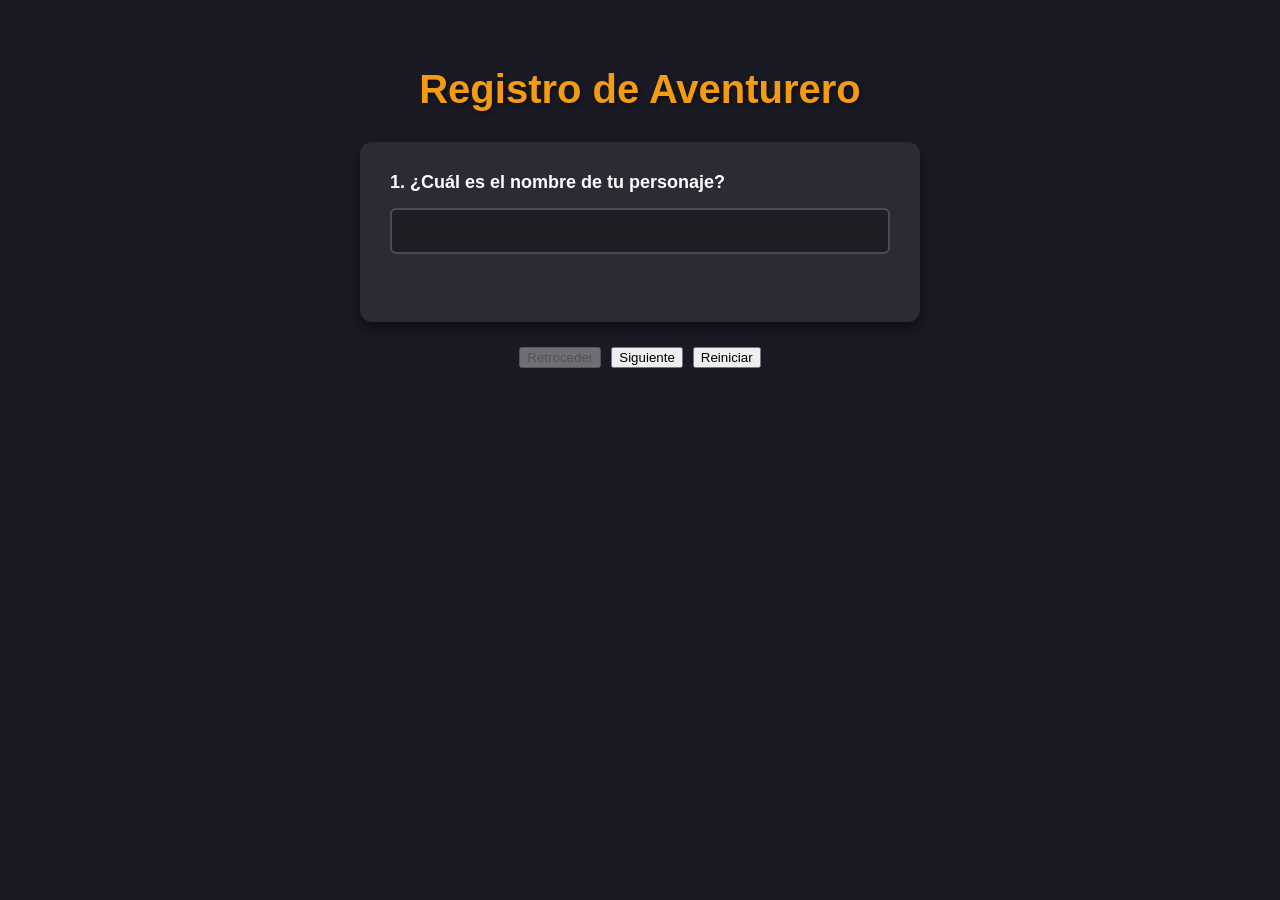
<file: TP10/index.html>
<!DOCTYPE html>
<html lang="es">
<head>
    <meta charset="UTF-8">
    <title>La Gran Alianza de Aventureros</title>
    <link rel="stylesheet" href="styles.css">
</head>
<body>

    <h1>Registro de Aventurero</h1>

    <div id="preguntas-container">
        <div id="q1" class="pregunta-box">
            <label>1. ¿Cuál es el nombre de tu personaje?</label>
            <input type="text" id="in1">
            <div id="err1" class="error-msg"></div>
        </div>

        <div id="q2" class="pregunta-box hidden">
            <label>2. ¿Cuál es tu raza?</label>
            <select id="in2">
                <option value="">Seleccione...</option>
                <option value="Humano">Humano</option>
                <option value="Elfo">Elfo</option>
                <option value="Enano">Enano</option>
                <option value="Orco">Orco</option>
            </select>
            <div id="err2" class="error-msg"></div>
        </div>

        <div id="q3" class="pregunta-box hidden">
            <label>3. ¿Cuál es tu clase?</label>
            <select id="in3">
                <option value="">Seleccione...</option>
                <option value="Guerrero">Guerrero</option>
                <option value="Mago">Mago</option>
                <option value="Arquero">Arquero</option>
                <option value="Sanador">Sanador</option>
            </select>
            <div id="err3" class="error-msg"></div>
        </div>

        <div id="q4" class="pregunta-box hidden">
            <label>4. ¿Cuál es el nombre de tu reino de origen?</label>
            <input type="text" id="in4">
            <div id="err4" class="error-msg"></div>
        </div>

        <div id="q5" class="pregunta-box hidden">
            <label>5. ¿Cuál es el nombre de tu arma principal?</label>
            <input type="text" id="in5">
            <div id="err5" class="error-msg"></div>
        </div>

        <div id="q6" class="pregunta-box hidden">
            <label>6. ¿Cuál es tu número de registro de aventurero?</label>
            <input type="text" id="in6">
            <div id="err6" class="error-msg"></div>
        </div>

        <div id="q7" class="pregunta-box hidden">
            <label>7. ¿Cuántos puntos de vida tenés?</label>
            <input type="text" id="in7">
            <div id="err7" class="error-msg"></div>
        </div>

        <div id="q8" class="pregunta-box hidden">
            <label>8. ¿Cuántas batallas ganaste?</label>
            <input type="text" id="in8">
            <div id="err8" class="error-msg"></div>
        </div>

        <div id="q9" class="pregunta-box hidden">
            <label>9. ¿Cuándo nació tu personaje?</label>
            <input type="date" id="in9">
            <div id="err9" class="error-msg"></div>
        </div>

        <div id="q10" class="pregunta-box hidden">
            <label>10. ¿Cuándo comenzaste tu aventura?</label>
            <input type="date" id="in10">
            <div id="err10" class="error-msg"></div>
        </div>
    </div>

    <div id="controles">
        <button id="btnRetroceder" onclick="retroceder()" disabled>Retroceder</button>
        <button id="btnSiguiente" onclick="siguiente()">Siguiente</button>
        <button id="btnReiniciar" onclick="reiniciar()">Reiniciar</button>
    </div>

    <div id="mensaje-exito" class="hidden exito"></div>

    <script src="script.js"></script>
</body>
</html>
</file>
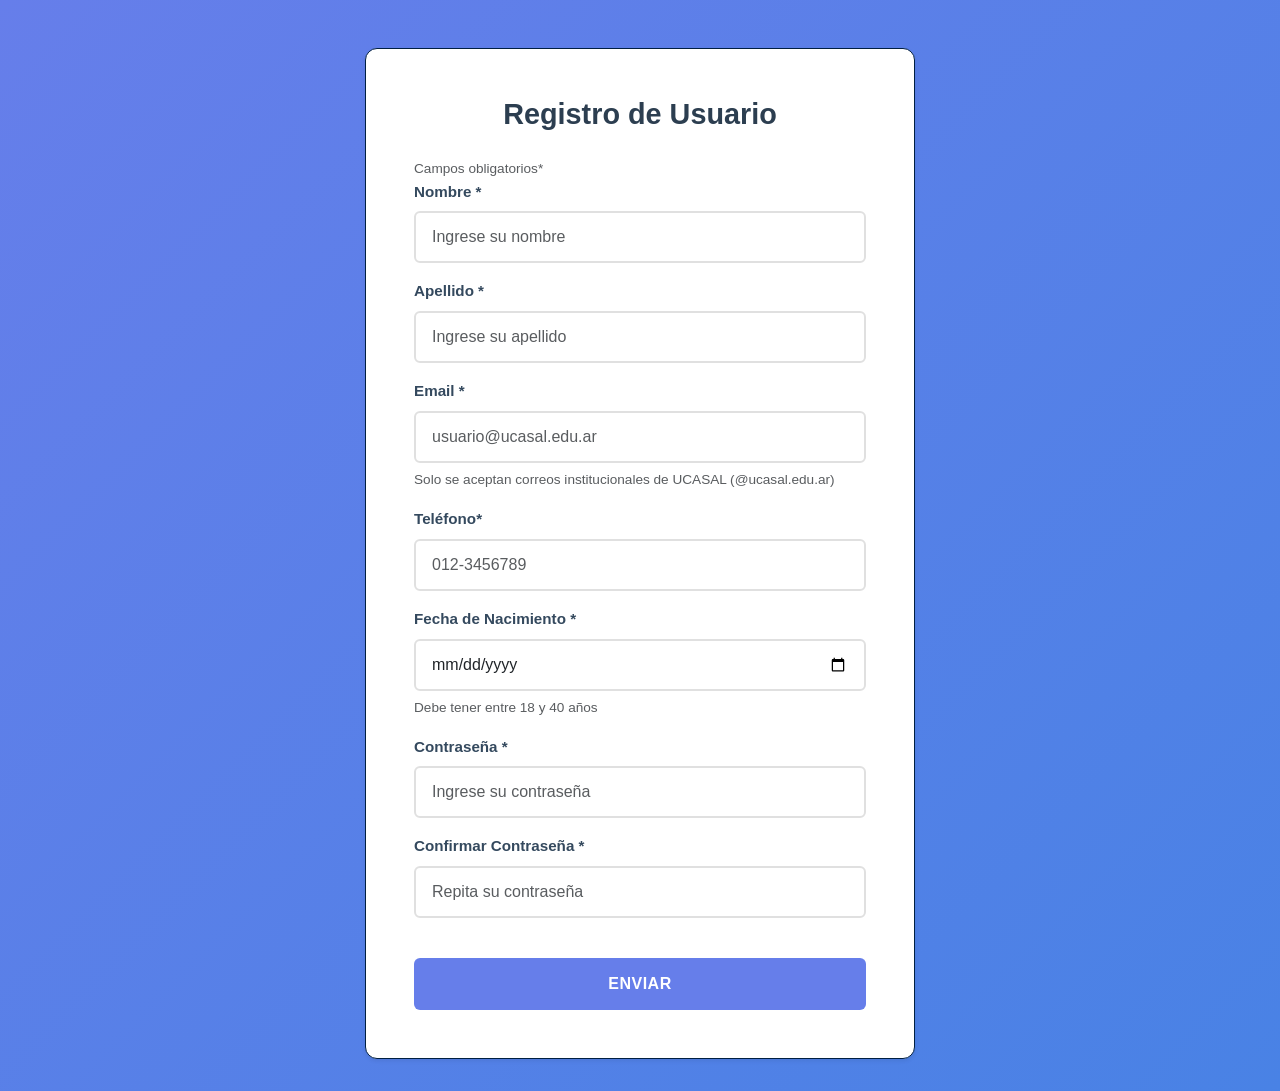
<file: TP5/formulario.html>
<!DOCTYPE html>
<html lang="es">
<head>
    <meta charset="UTF-8">
    <meta name="viewport" content="width=device-width, initial-scale=1">
    <title>Formulario de Registro de Usuario</title>
    <link href="https://cdn.jsdelivr.net/npm/bootstrap@5.3.2/dist/css/bootstrap.min.css" rel="stylesheet">
    <link rel="stylesheet" href="styles.css">
</head>
<body>
    <div class="container">
        <div class="form-card shadow-sm rounded-4 bg-white p-5 mt-5">
            <h1 class="form-title text-center mb-4">Registro de Usuario</h1>

            <!-- Mensaje de resultado general -->
            <div id="formResult" class="alert d-none" role="alert"></div>

            <!-- Agrego mensaje informativo de campos obligatorios -->
            <div id="messInfo">
                <small class="form-text text-muted">Campos obligatorios*</small>
            </div>

            <!-- Formulario de registro -->
            <form id="formulario" novalidate>
                <!-- Campo Nombre -->
                <div class="mb-3">
                    <label for="nombre" class="form-label">Nombre *</label>
                    <input type="text" class="form-control" id="nombre" placeholder="Ingrese su nombre">
                    <div class="invalid-feedback"></div>
                </div>

                <!-- Campo Apellido -->
                <div class="mb-3">
                    <label for="apellido" class="form-label">Apellido *</label>
                    <input type="text" class="form-control" id="apellido" placeholder="Ingrese su apellido">
                    <div class="invalid-feedback"></div>
                </div>

                <!-- Campo Email -->
                <div class="mb-3">
                    <label for="email" class="form-label">Email *</label>
                    <input type="email" class="form-control" id="email" placeholder="usuario@ucasal.edu.ar">
                    <div class="invalid-feedback"></div>
                    <small class="form-text text-muted">Solo se aceptan correos institucionales de UCASAL (@ucasal.edu.ar)</small>
                </div>

                <!-- Campo Teléfono -->
                <div class="mb-3">
                    <label for="telefono" class="form-label">Teléfono*</label>
                    <input type="telefono" class="form-control" id="telefono" placeholder="012-3456789">
                    <div class="invalid-feedback"></div>
                </div>



                <!-- Campo Fecha de Nacimiento -->
                <div class="mb-3">
                    <label for="fechaNacimiento" class="form-label">Fecha de Nacimiento *</label>
                    <input type="date" class="form-control" id="fechaNacimiento">
                    <div class="invalid-feedback"></div>
                    <small class="form-text text-muted">Debe tener entre 18 y 40 años</small>
                </div>

                <!-- Campo Contraseña -->
                <div class="mb-3">
                    <label for="password" class="form-label">Contraseña *</label>
                    <input type="password" class="form-control" id="password" placeholder="Ingrese su contraseña">
                    <div class="invalid-feedback"></div>
                    
                </div>

                <!-- Campo Confirmar Contraseña -->
                <div class="mb-3">
                    <label for="confirmPassword" class="form-label">Confirmar Contraseña *</label>
                    <input type="password" class="form-control" id="confirmPassword" placeholder="Repita su contraseña">
                    <div class="invalid-feedback"></div>
                </div>

                <!-- Botón de envío -->
                <button type="submit" class="btn btn-primary w-100 btn-lg mt-4">Enviar</button>
            </form>
        </div>
    </div>

    <script src="script.js"></script>
</body>
</html>
</file>
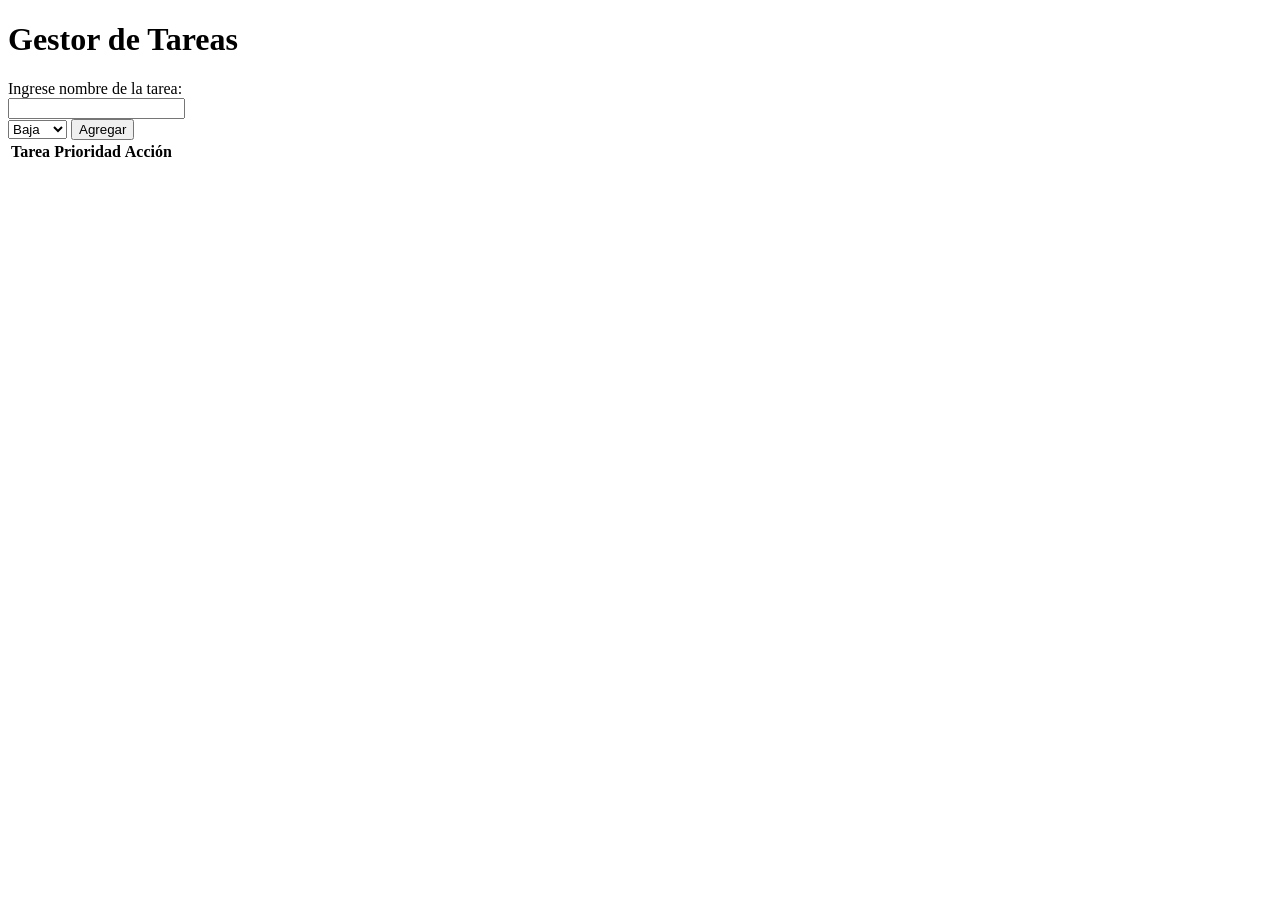
<file: TP6/formulario.html>
<!DOCTYPE html>
<html lang="es">

<head>
    <script src="https://code.jquery.com/jquery-3.7.1.min.js"></script>
    <link rel="stylesheet" href="https://cdn.datatables.net/1.13.6/css/jquery.dataTables.min.css">
</head>

<body>
    <h1 id="titulo-proyecto">Gestor de Tareas</h1>

    <div>Ingrese nombre de la tarea:</div>
    <input id="nombreTarea"></input>
    
    <form id="formulario-tarea">
        <select id="prioridad">
            <option id="baja">Baja</option>
            <option id="media">Media</option>
            <option id="alta">Alta</option>
        </select>
        <button type="button" id="btn-agregar">Agregar</button>
    </form>
<table id="tablaTareas" class="display">
    <thead>
        <tr>
            <th>Tarea</th>
            <th>Prioridad</th>
            <th>Acción</th>
        </tr>
    </thead>
    <tbody>
    </tbody>
</table>

<script src="https://cdn.datatables.net/1.13.6/js/jquery.dataTables.min.js"></script>
<script src="script.js"></script>

</body>

</html>
</file>
<file: TP10/styles.css>
body {
    font-family: 'Segoe UI', Tahoma, Geneva, Verdana, sans-serif;
    background-color: #1a1a24; /* Fondo oscuro tipo RPG */
    color: #e0e0e0;
    margin: 0;
    display: flex;
    flex-direction: column;
    align-items: center;
    padding: 40px 20px;
}

h1 {
    color: #f39c12; /* Color dorado aventurero */
    text-shadow: 2px 2px 4px rgba(0,0,0,0.5);
    margin-bottom: 30px;
    text-align: center;
    font-size: 2.5em;
}

#preguntas-container {
    background-color: #2b2b36;
    padding: 30px;
    border-radius: 12px;
    box-shadow: 0 8px 16px rgba(0, 0, 0, 0.5);
    width: 100%;
    max-width: 500px;
    min-height: 120px;
}

.pregunta-box label {
    display: block;
    margin-bottom: 15px;
    font-size: 18px;
    font-weight: 600;
    color: #ffffff;
}

input, select {
    width: 100%;
    padding: 12px;
    font-size: 16px;
    background-color: #1e1e24;
    color: #fff;
    border: 2px solid #4a4a5a;
    border-radius: 6px;
    outline: none;
    box-sizing: border-box;
    transition: border-color 0.3s, box-shadow 0.3s;
}

input:focus, select:focus {
    border-color: #f39c12;
    box-shadow: 0 0 8px rgba(243, 156, 18, 0.5);
}

/* Clases dinámicas de estado con sombras para que resalten más */
.borde-gris { 
    border-color: #888 !important; 
}
.borde-rojo { 
    border-color: #e74c3c !important; 
    box-shadow: 0 0 8px rgba(231, 76, 60, 0.4); 
}
.borde-verde { 
    border-color: #2ecc71 !important; 
    box-shadow: 0 0 8px rgba(46, 204, 113, 0.4); 
}

.error-msg {
    color: #e74c3c;
    font-size: 14px;
    margin-top: 8px;
    font-weight: bold;
}

.hidden {
    display: none !important;
}

#controles {
    margin-top: 25px;
    display: flex;
    gap: 10px;
    justify-content: center;
    width: 100%;
    max-width: 500px;
}
</file>
<file: TP5/styles.css>
/* Estilos generales */
* {
    margin: 0;
    padding: 0;
    box-sizing: border-box;
}

/* Fondo de la página */
body {
    background: linear-gradient(135deg, #667eea 0%, #4982e5 100%);
    min-height: 100vh;
    font-family: 'Segoe UI', Tahoma, Geneva, Verdana, sans-serif;
}

/* Contenedor principal */
.container {
    display: flex;
    justify-content: center;
    align-items: flex-start;
}

/* Tarjeta del formulario */
.form-card {
    max-width: 550px;
    width: 100%;
    margin: 2rem auto;
    border: 1px solid #001f42;
    box-shadow: 0 8px 32px rgba(0, 0, 0, 0.1);
    border-radius: 12px !important;
}

/* Título del formulario */
.form-title {
    font-weight: 700;
    color: #2c3e50;
    margin-bottom: 1.5rem;
    font-size: 1.8rem;
}

/* Labels */
.form-label {
    font-weight: 600;
    color: #34495e;
    margin-bottom: 0.5rem;
    font-size: 0.95rem;
}

/* Campos de entrada */
.form-control {
    border: 2px solid #e0e0e0;
    border-radius: 6px;
    padding: 0.75rem 1rem;
    font-size: 1rem;
    transition: all 0.3s ease;
}

.form-control:focus {
    border-color: #667eea;
    box-shadow: 0 0 0 0.2rem rgba(102, 126, 234, 0.25);
    outline: none;
}

.form-control:hover:not(:focus) {
    border-color: #bdc3c7;
}

/* Mostrar feedback de validación siempre */
.invalid-feedback {
    display: block;
    color: #e74c3c;
    font-size: 0.875rem;
    margin-top: 0.25rem;
    font-weight: 500;
}

/* Estilos para campos válidos */
.form-control.is-valid {
    border-color: #27ae60;
    background-image: none;
}

.form-control.is-valid:focus {
    border-color: #27ae60;
    box-shadow: 0 0 0 0.2rem rgba(39, 174, 96, 0.25);
}

/* Estilos para campos inválidos */
.form-control.is-invalid {
    border-color: #e74c3c;
    background-image: none;
}

.form-control.is-invalid:focus {
    border-color: #e74c3c;
    box-shadow: 0 0 0 0.2rem rgba(231, 76, 60, 0.25);
}

/* Texto de ayuda */
.form-text {
    font-size: 0.85rem;
    color: #7f8c8d;
    margin-top: 0.25rem;
}

/* Contenedor de mensaje de contraseña cifrada */
.password-display {
    background-color: #f8f9fa;
    padding: 0.75rem;
    border-radius: 4px;
    border-left: 4px solid #667eea;
}

/* Botón de envío */
.btn-primary {
    background-color: #667eea;
    border: none;
    border-radius: 6px;
    padding: 0.75rem 2rem;
    font-weight: 600;
    font-size: 1rem;
    transition: all 0.3s ease;
    text-transform: uppercase;
    letter-spacing: 0.5px;
}

.btn-primary:hover {
    background-color: #5568d3;
    transform: translateY(-2px);
    box-shadow: 0 4px 12px rgba(102, 126, 234, 0.4);
}

.btn-primary:active {
    transform: translateY(0);
    box-shadow: 0 2px 6px rgba(102, 126, 234, 0.2);
}

.btn-primary:focus {
    box-shadow: 0 0 0 0.2rem rgba(102, 126, 234, 0.25);
    outline: none;
}

.btn-lg {
    padding: 0.875rem 1.5rem;
}

/* Alertas de mensaje general */
.alert {
    border-radius: 6px;
    padding: 1rem;
    margin-bottom: 1.5rem;
    font-weight: 500;
    border: none;
}

.alert-success {
    background-color: #d4edda;
    color: #155724;
    border-left: 4px solid #27ae60;
}

.alert-danger {
    background-color: #f8d7da;
    color: #721c24;
    border-left: 4px solid #e74c3c;
}

/* Espaciado de campos */
.mb-3 {
    margin-bottom: 1.25rem;
}

/* Responsive */
@media (max-width: 576px) {
    .form-card {
        max-width: 100%;
        margin: 1rem;
        padding: 1.5rem !important;
    }

    .form-title {
        font-size: 1.5rem;
    }

    .btn {
        font-size: 0.9rem;
        padding: 0.65rem 1rem;
    }

    .form-control {
        font-size: 16px; /* Evita zoom en móviles */
    }
}
</file>
